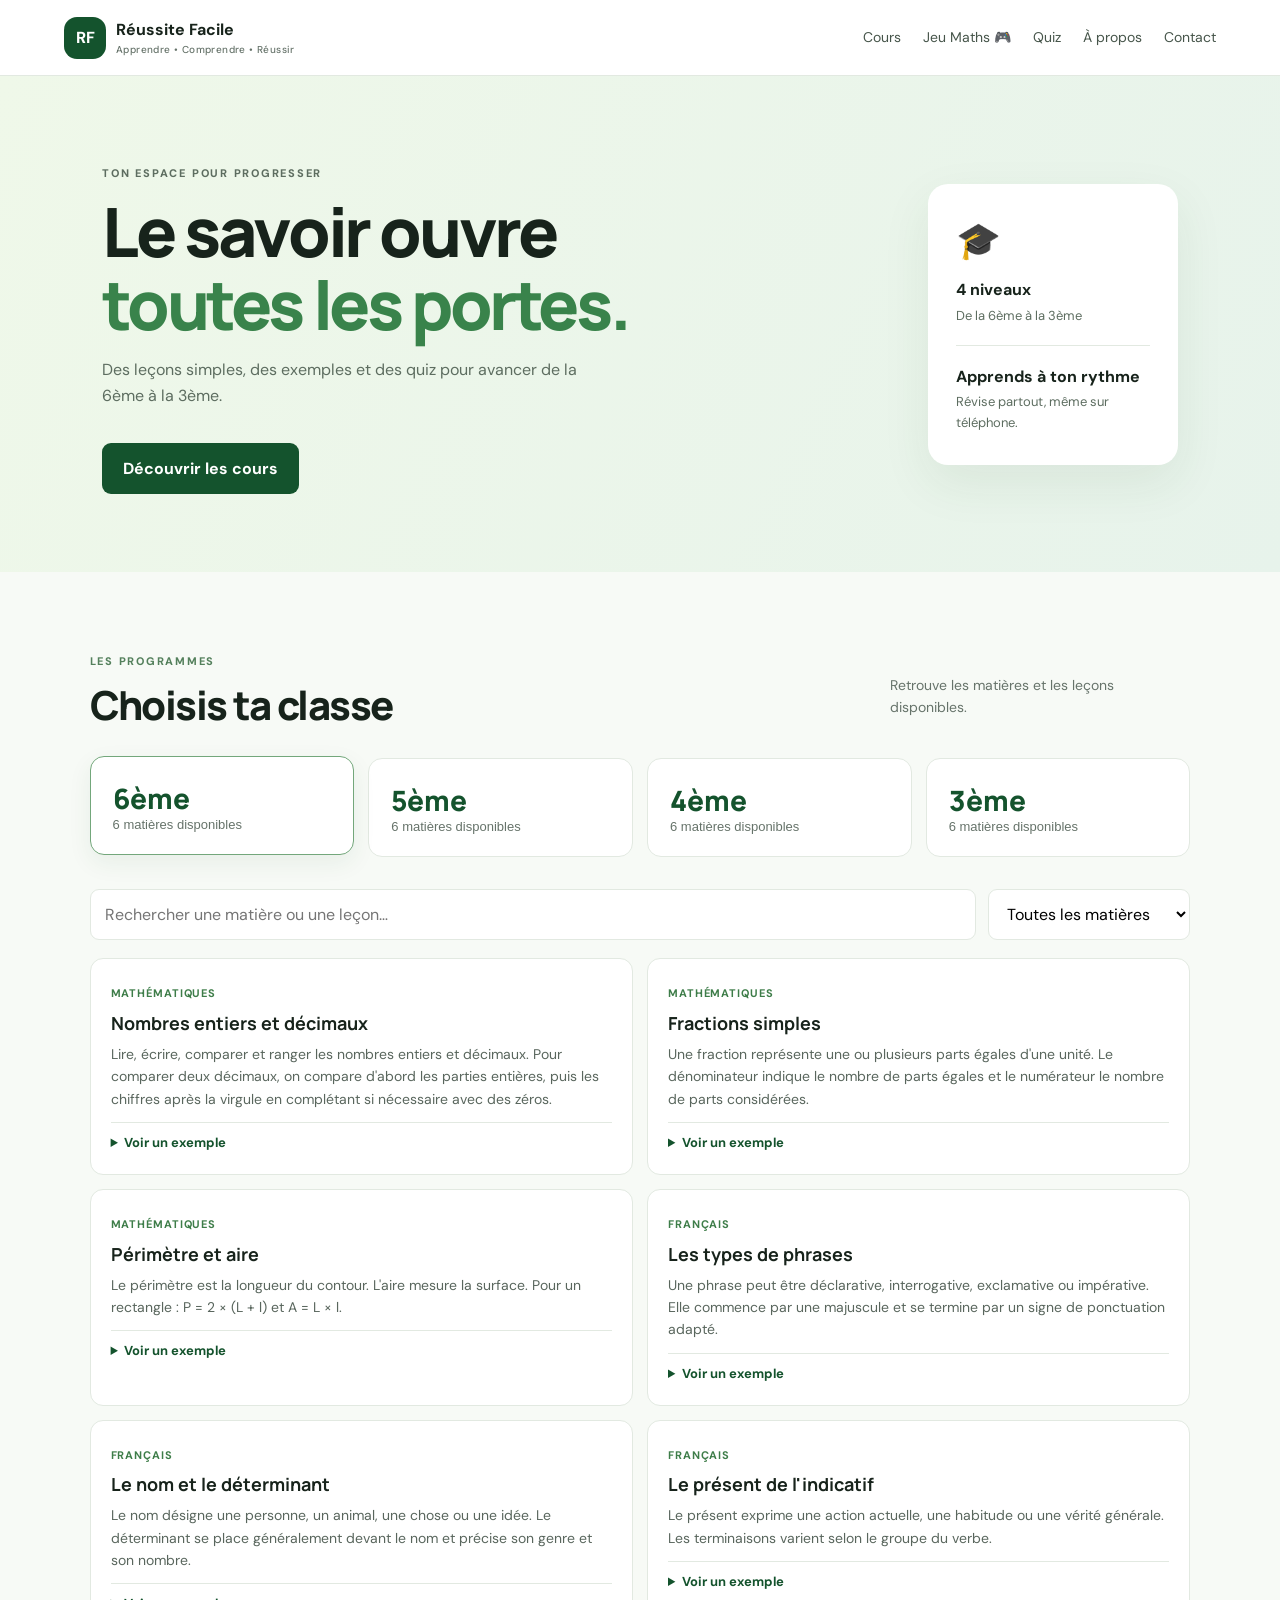
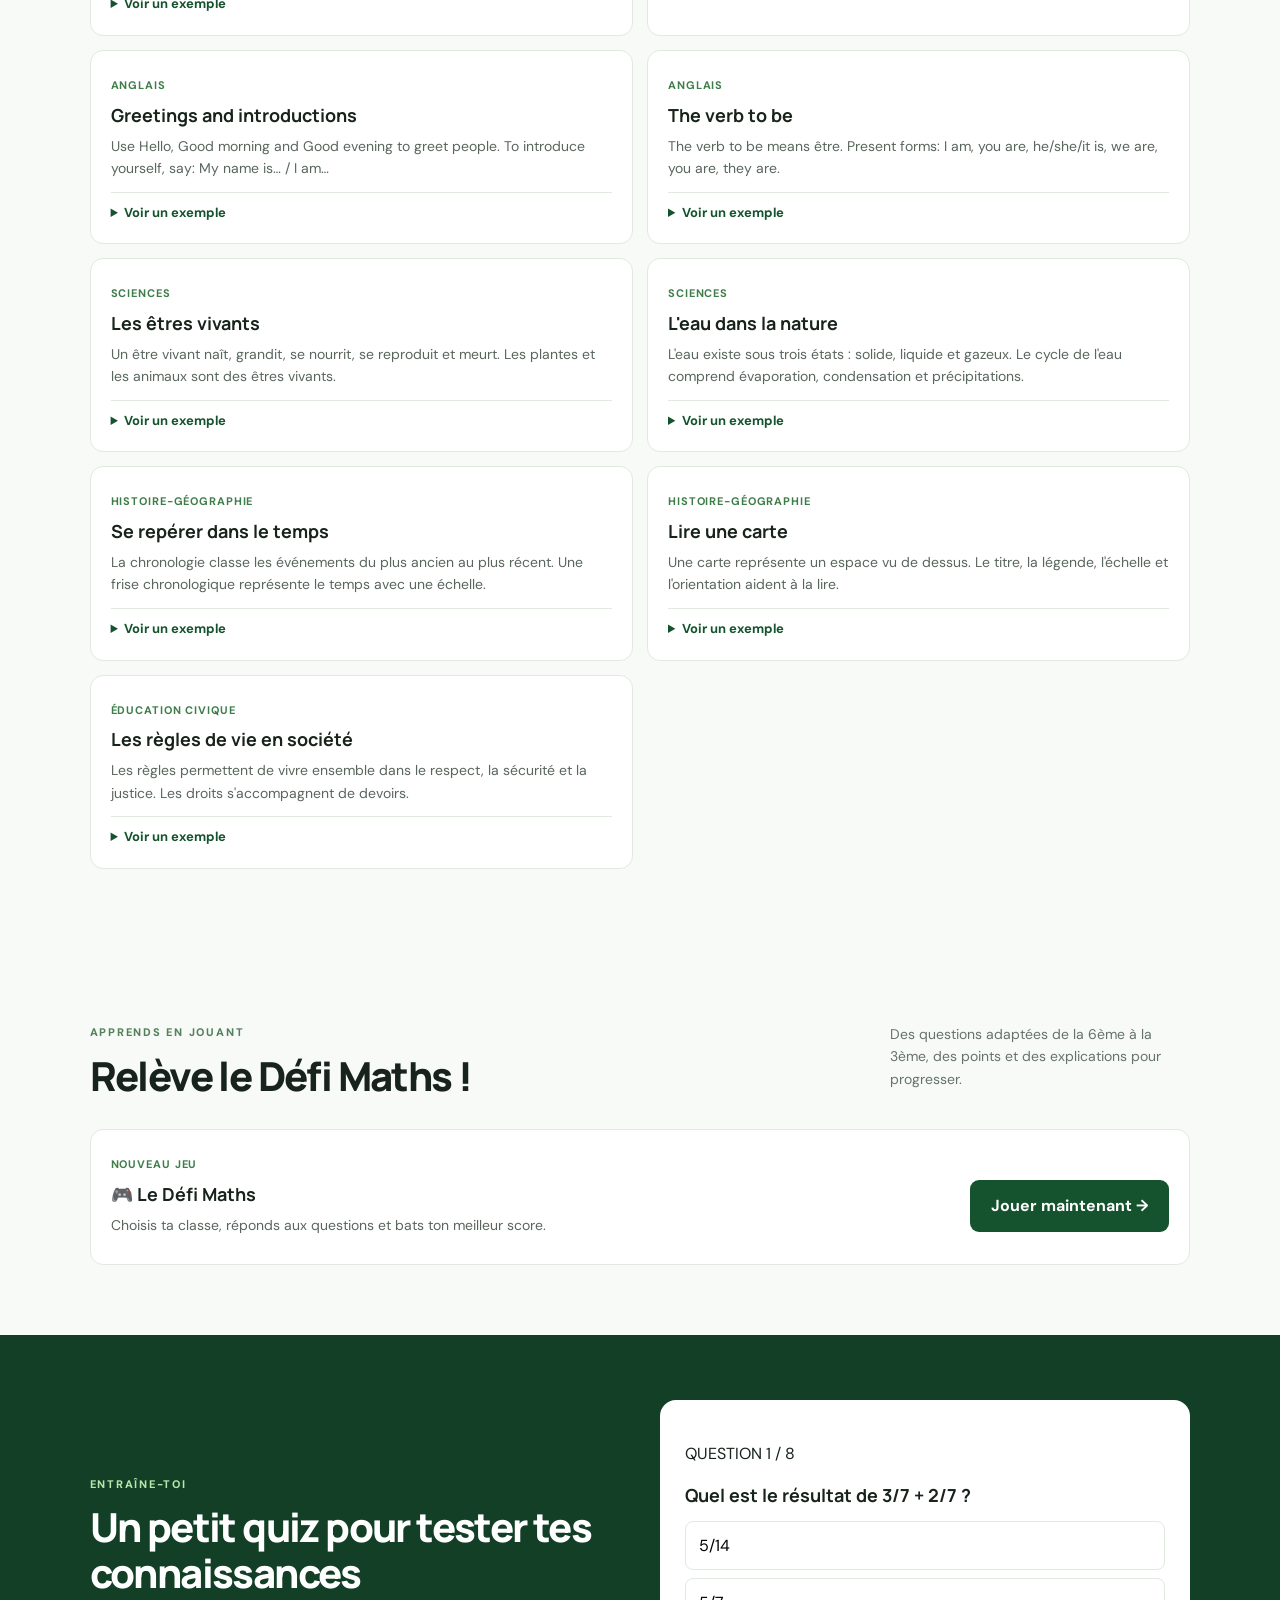
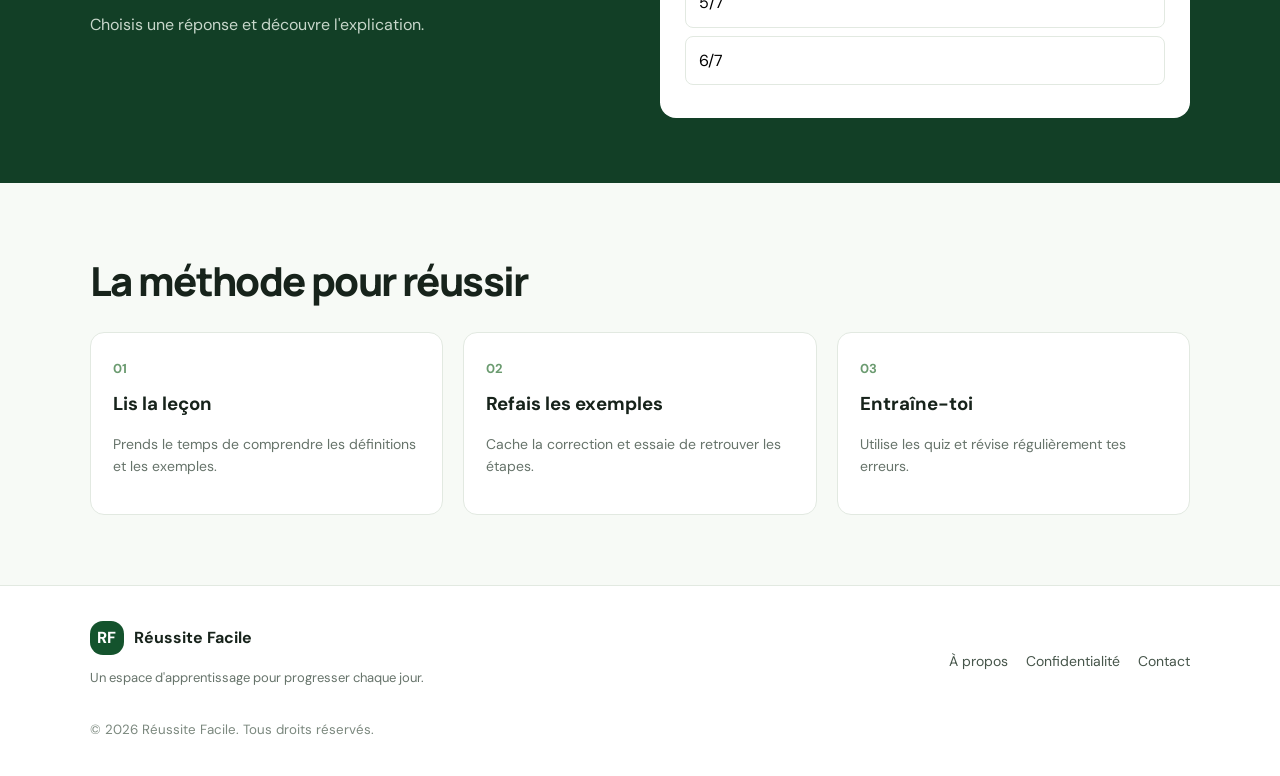
<file: index.html>
<!doctype html>
<html lang="fr">
<head>
<meta charset="utf-8"><meta name="viewport" content="width=device-width,initial-scale=1">
<meta name="description" content="Réussite Facile : cours, leçons, exercices et quiz pour les élèves de 6ème à 3ème en Côte d'Ivoire.">
<meta name="theme-color" content="#14532d">
<title>Réussite Facile — Apprendre et réussir</title><link rel="stylesheet" href="style.css">
</head><body>
<header class="site-header"><a class="brand" href="index.html"><span class="brand-mark">RF</span><span>Réussite <b>Facile</b><small>Apprendre • Comprendre • Réussir</small></span></a>
<nav><a href="#cours">Cours</a><a href="jeu-maths.html">Jeu Maths 🎮</a><a href="#quiz">Quiz</a><a href="a-propos.html">À propos</a><a href="contact.html">Contact</a></nav></header>
<main>
<section class="hero"><div><p class="eyebrow">TON ESPACE POUR PROGRESSER</p><h1>Le savoir ouvre<br><em>toutes les portes.</em></h1><p>Des leçons simples, des exemples et des quiz pour avancer de la 6ème à la 3ème.</p><a class="button" href="#cours">Découvrir les cours</a></div><div class="hero-card"><span>🎓</span><strong>4 niveaux</strong><p>De la 6ème à la 3ème</p><hr><strong>Apprends à ton rythme</strong><p>Révise partout, même sur téléphone.</p></div></section>
<section class="section" id="cours"><div class="section-heading"><div><p class="eyebrow">LES PROGRAMMES</p><h2>Choisis ta classe</h2></div><p>Retrouve les matières et les leçons disponibles.</p></div><div id="class-grid" class="class-grid"></div>
<div class="toolbar"><input id="search" type="search" placeholder="Rechercher une matière ou une leçon…" aria-label="Rechercher"><select id="subject-filter" aria-label="Filtrer par matière"><option value="">Toutes les matières</option></select></div>
<div id="lesson-list" class="lesson-list"></div></section>
<section class="section" id="jeu"><div class="section-heading"><div><p class="eyebrow">APPRENDS EN JOUANT</p><h2>Relève le Défi Maths !</h2></div><p>Des questions adaptées de la 6ème à la 3ème, des points et des explications pour progresser.</p></div><div class="lesson" style="display:flex;align-items:center;justify-content:space-between;gap:18px;flex-wrap:wrap"><div><span class="tag">NOUVEAU JEU</span><h3>🎮 Le Défi Maths</h3><p>Choisis ta classe, réponds aux questions et bats ton meilleur score.</p></div><a class="button" href="jeu-maths.html">Jouer maintenant →</a></div></section>
<section class="quiz-section" id="quiz"><div class="quiz-intro"><p class="eyebrow">ENTRAÎNE-TOI</p><h2>Un petit quiz pour tester tes connaissances</h2><p>Choisis une réponse et découvre l'explication.</p></div><div class="quiz-box" id="quiz-box"></div></section>
<section class="section tips"><h2>La méthode pour réussir</h2><div class="tips-grid"><article><b>01</b><h3>Lis la leçon</h3><p>Prends le temps de comprendre les définitions et les exemples.</p></article><article><b>02</b><h3>Refais les exemples</h3><p>Cache la correction et essaie de retrouver les étapes.</p></article><article><b>03</b><h3>Entraîne-toi</h3><p>Utilise les quiz et révise régulièrement tes erreurs.</p></article></div></section>
</main>
<footer><div><a class="brand footer-brand" href="index.html"><span class="brand-mark">RF</span><span>Réussite <b>Facile</b></span></a><p>Un espace d'apprentissage pour progresser chaque jour.</p></div><div class="footer-links"><a href="a-propos.html">À propos</a><a href="confidentialite.html">Confidentialité</a><a href="contact.html">Contact</a></div><small>© <span id="year"></span> Réussite Facile. Tous droits réservés.</small></footer>
<script src="data.js"></script><script src="script.js"></script></body></html>
</file>
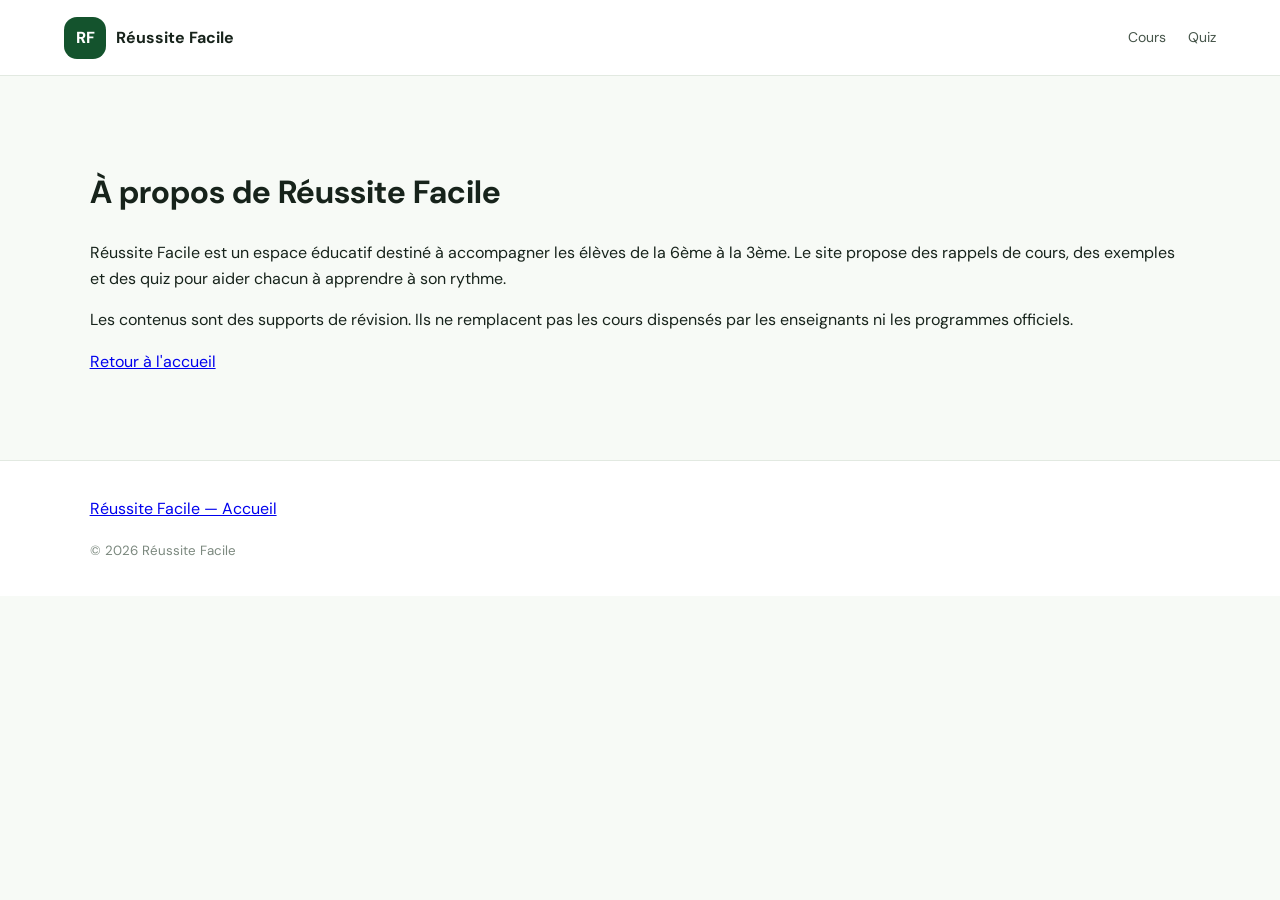
<file: a-propos.html>
<!doctype html><html lang="fr"><head><meta charset="utf-8"><meta name="viewport" content="width=device-width,initial-scale=1"><meta name="description" content="À propos — Réussite Facile"><title>À propos — Réussite Facile</title><link rel="stylesheet" href="style.css"></head><body><header class="site-header"><a class="brand" href="index.html"><span class="brand-mark">RF</span><span>Réussite <b>Facile</b></span></a><nav><a href="index.html#cours">Cours</a><a href="index.html#quiz">Quiz</a></nav></header><main class="section legal"><h1>À propos de Réussite Facile</h1><p>Réussite Facile est un espace éducatif destiné à accompagner les élèves de la 6ème à la 3ème. Le site propose des rappels de cours, des exemples et des quiz pour aider chacun à apprendre à son rythme.</p><p>Les contenus sont des supports de révision. Ils ne remplacent pas les cours dispensés par les enseignants ni les programmes officiels.</p><p><a href="index.html">Retour à l'accueil</a></p></main><footer><a href="index.html">Réussite Facile — Accueil</a><small>© 2026 Réussite Facile</small></footer></body></html>
</file>
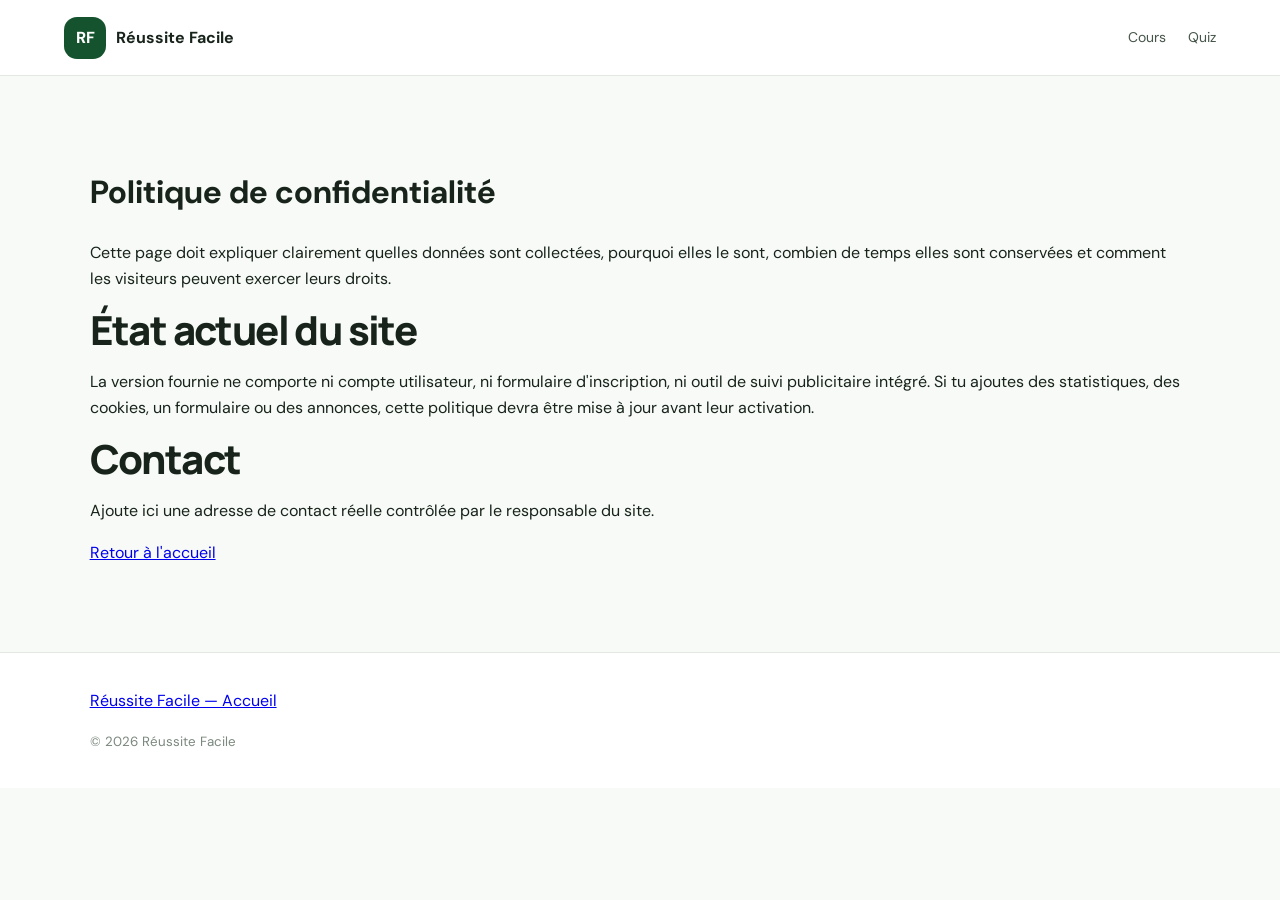
<file: confidentialite.html>
<!doctype html><html lang="fr"><head><meta charset="utf-8"><meta name="viewport" content="width=device-width,initial-scale=1"><meta name="description" content="Confidentialité — Réussite Facile"><title>Confidentialité — Réussite Facile</title><link rel="stylesheet" href="style.css"></head><body><header class="site-header"><a class="brand" href="index.html"><span class="brand-mark">RF</span><span>Réussite <b>Facile</b></span></a><nav><a href="index.html#cours">Cours</a><a href="index.html#quiz">Quiz</a></nav></header><main class="section legal"><h1>Politique de confidentialité</h1><p>Cette page doit expliquer clairement quelles données sont collectées, pourquoi elles le sont, combien de temps elles sont conservées et comment les visiteurs peuvent exercer leurs droits.</p><h2>État actuel du site</h2><p>La version fournie ne comporte ni compte utilisateur, ni formulaire d'inscription, ni outil de suivi publicitaire intégré. Si tu ajoutes des statistiques, des cookies, un formulaire ou des annonces, cette politique devra être mise à jour avant leur activation.</p><h2>Contact</h2><p>Ajoute ici une adresse de contact réelle contrôlée par le responsable du site.</p><p><a href="index.html">Retour à l'accueil</a></p></main><footer><a href="index.html">Réussite Facile — Accueil</a><small>© 2026 Réussite Facile</small></footer></body></html>
</file>
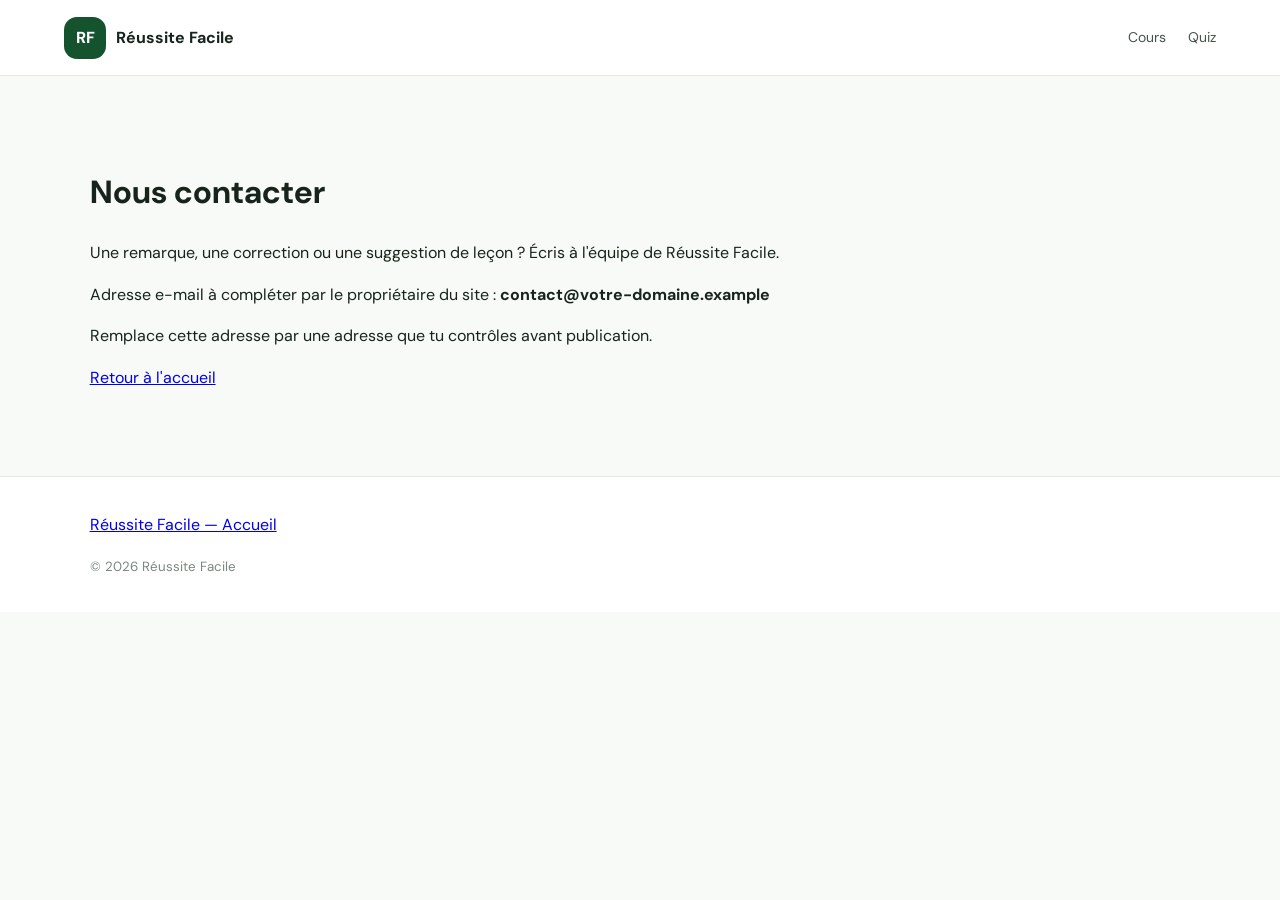
<file: contact.html>
<!doctype html><html lang="fr"><head><meta charset="utf-8"><meta name="viewport" content="width=device-width,initial-scale=1"><meta name="description" content="Contact — Réussite Facile"><title>Contact — Réussite Facile</title><link rel="stylesheet" href="style.css"></head><body><header class="site-header"><a class="brand" href="index.html"><span class="brand-mark">RF</span><span>Réussite <b>Facile</b></span></a><nav><a href="index.html#cours">Cours</a><a href="index.html#quiz">Quiz</a></nav></header><main class="section legal"><h1>Nous contacter</h1><p>Une remarque, une correction ou une suggestion de leçon ? Écris à l'équipe de Réussite Facile.</p><p>Adresse e-mail à compléter par le propriétaire du site : <strong>contact@votre-domaine.example</strong></p><p>Remplace cette adresse par une adresse que tu contrôles avant publication.</p><p><a href="index.html">Retour à l'accueil</a></p></main><footer><a href="index.html">Réussite Facile — Accueil</a><small>© 2026 Réussite Facile</small></footer></body></html>
</file>
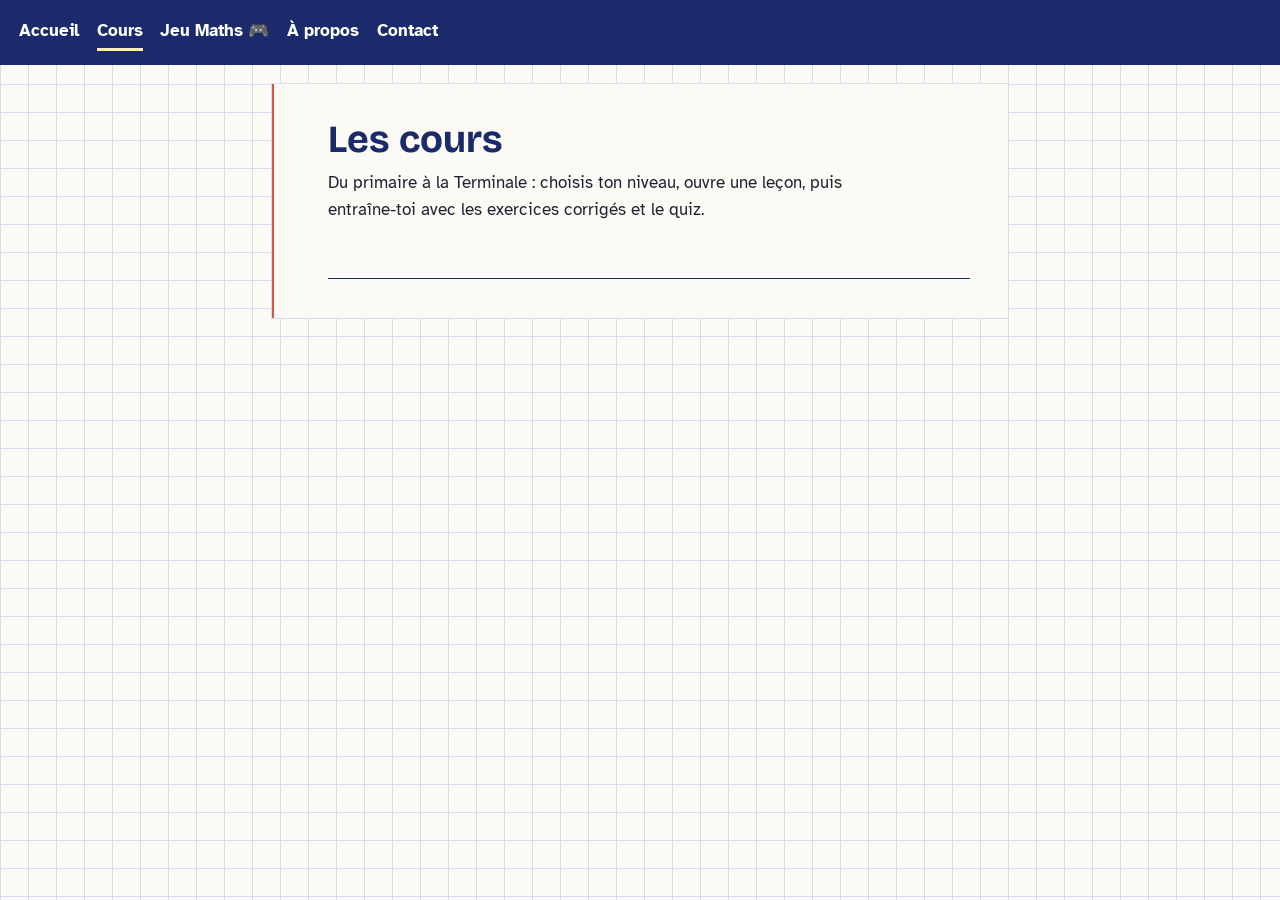
<file: cours.html>
<!DOCTYPE html>
<html lang="fr">
<head>
  <meta charset="UTF-8">
  <meta name="viewport" content="width=device-width, initial-scale=1">
  <title>Cours – réussite-facile</title>
  <meta name="description" content="Cours gratuits du primaire à la Terminale, avec exercices corrigés et quiz.">
  <link rel="preconnect" href="https://fonts.googleapis.com">
  <link rel="preconnect" href="https://fonts.gstatic.com" crossorigin>
  <link href="https://fonts.googleapis.com/css2?family=Atkinson+Hyperlegible:wght@400;700&family=Bricolage+Grotesque:wght@700&display=swap" rel="stylesheet">
  <link rel="stylesheet" href="cours.css">
</head>
<body>
  <nav class="nav" aria-label="Navigation principale">
    <a href="index.html">Accueil</a>
    <a href="cours.html" aria-current="page">Cours</a>
    <a href="jeu-maths.html">Jeu Maths 🎮</a>
    <a href="a-propos.html">À propos</a>
    <a href="contact.html">Contact</a>
  </nav>

  <main class="feuille">
    <h1>Les cours</h1>
    <p class="intro">Du primaire à la Terminale : choisis ton niveau, ouvre une leçon, puis entraîne-toi avec les exercices corrigés et le quiz.</p>

    <div class="filtres" id="niveaux" role="group" aria-label="Niveau"></div>
    <div class="filtres matieres" id="matieres" role="group" aria-label="Matière"></div>

    <ul class="liste" id="liste"></ul>
  </main>

  <script src="data.js"></script>
  <script src="data-plus.js"></script>
  <script>
    let niveau = "primaire";
    let matiere = "Toutes";

    const elNiveaux = document.getElementById("niveaux");
    const elMatieres = document.getElementById("matieres");
    const elListe = document.getElementById("liste");

    function bouton(texte, actif, onClick) {
      const b = document.createElement("button");
      b.type = "button";
      b.textContent = texte;
      b.setAttribute("aria-pressed", actif);
      b.addEventListener("click", onClick);
      return b;
    }

    function afficher() {
      elNiveaux.replaceChildren(...Object.entries(NIVEAUX).map(([cle, nom]) =>
        bouton(nom, cle === niveau, () => { niveau = cle; matiere = "Toutes"; afficher(); })
      ));

      const duNiveau = COURS.filter(c => c.niveau === niveau);
      const matieres = ["Toutes", ...new Set(duNiveau.map(c => c.matiere))];
      elMatieres.replaceChildren(...matieres.map(m =>
        bouton(m, m === matiere, () => { matiere = m; afficher(); })
      ));

      const visibles = duNiveau.filter(c => matiere === "Toutes" || c.matiere === matiere);
      if (!visibles.length) {
        elListe.innerHTML = '<li class="vide">Pas encore de cours ici. Reviens bientôt !</li>';
        return;
      }
      elListe.innerHTML = visibles.map(c => `
        <li>
          <a href="lecon.html?id=${encodeURIComponent(c.id)}">
            <span class="meta">${c.classe} · ${c.matiere}</span>
            <span class="titre">${c.titre}</span>
            <span class="resume">${c.resume}</span>
          </a>
        </li>`).join("");
    }
    afficher();
  </script>
</body>
</html>
</file>
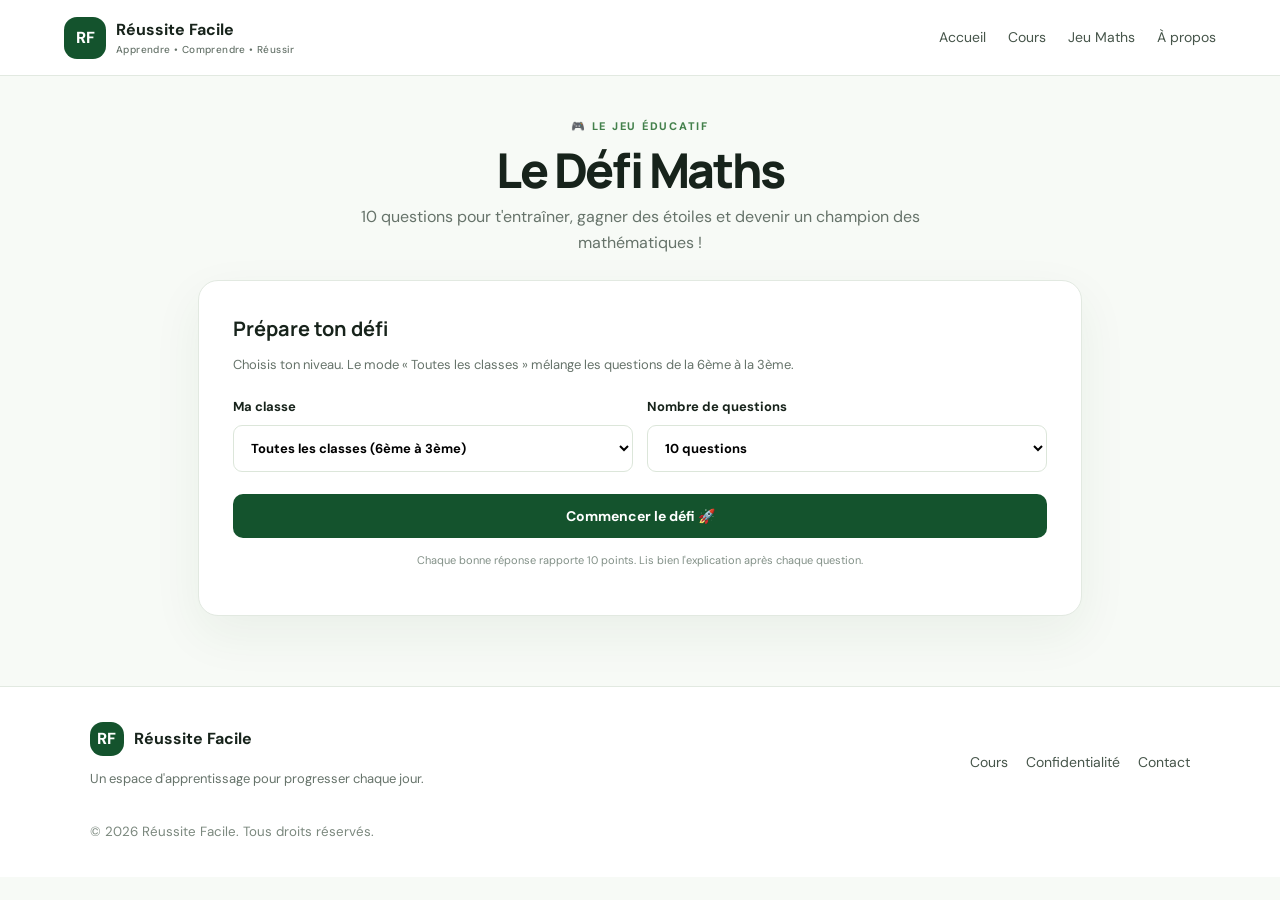
<file: jeu-maths.html>
<!doctype html>
<html lang="fr">
<head>
<meta charset="utf-8"><meta name="viewport" content="width=device-width,initial-scale=1">
<meta name="description" content="Joue au Défi Maths de Réussite Facile : calcul, fractions, géométrie et problèmes de la 6ème à la 3ème.">
<meta name="theme-color" content="#14532d">
<title>Défi Maths — Réussite Facile</title>
<link rel="stylesheet" href="style.css">
<style>
.game-wrap{max-width:920px;margin:42px auto 70px;padding:0 18px}.game-head{text-align:center;margin-bottom:24px}.game-head .eyebrow{color:#43804b}.game-head h1{font:800 clamp(32px,6vw,48px)/1.1 Manrope,sans-serif;letter-spacing:-.05em;margin:8px 0}.game-head p{color:#66736a;margin:8px auto;max-width:560px}.game-card{background:#fff;border:1px solid #e2e9e1;border-radius:20px;padding:clamp(18px,4vw,34px);box-shadow:0 18px 50px #234c2510}.setup-grid{display:grid;grid-template-columns:1fr 1fr;gap:14px;margin:22px 0}.setup-grid label{display:block;font-weight:700;font-size:13px}.setup-grid select{width:100%;margin-top:7px;padding:13px;border:1px solid #dce6da;border-radius:9px;background:#fff;font:inherit}.start-btn,.action-btn{border:0;border-radius:10px;padding:13px 20px;background:#14532d;color:#fff;font:700 14px 'DM Sans',sans-serif;cursor:pointer}.start-btn{width:100%}.start-btn:hover,.action-btn:hover{background:#26734a}.game-stats{display:flex;justify-content:space-between;gap:10px;flex-wrap:wrap;margin-bottom:18px}.stat{background:#eff6ed;border-radius:10px;padding:9px 13px;font-size:12px;color:#526157}.stat b{color:#14532d;font-size:15px;margin-left:5px}.progress{height:8px;border-radius:20px;background:#e9eee8;overflow:hidden;margin:8px 0 24px}.progress>span{height:100%;display:block;background:#5b9b5e;width:0;transition:width .25s}.question-label{font-size:11px;color:#54805c;font-weight:800;letter-spacing:.13em}.question{font:700 clamp(20px,4vw,27px)/1.35 Manrope;margin:10px 0 20px}.choices{display:grid;grid-template-columns:1fr 1fr;gap:11px}.choice{padding:14px;text-align:left;border:1px solid #dfe8dd;border-radius:11px;background:#fff;color:#17231b;font:600 14px 'DM Sans',sans-serif;cursor:pointer}.choice:hover:not(:disabled){border-color:#70a779;background:#f6fbf4}.choice:disabled{cursor:default}.choice.good{background:#e7f7e8;border-color:#54a365}.choice.bad{background:#fff0ed;border-color:#d88978}.feedback{padding:14px;border-radius:10px;background:#f1f7ef;margin-top:16px;font-size:13px;line-height:1.55}.feedback strong{display:block;margin-bottom:4px}.feedback.ok strong{color:#26734a}.feedback.no strong{color:#a34c3e}.game-actions{display:flex;justify-content:space-between;align-items:center;gap:12px;margin-top:18px}.quiet-btn{background:transparent;border:0;color:#607064;text-decoration:underline;cursor:pointer;font:600 12px 'DM Sans',sans-serif}.hidden{display:none!important}.result{text-align:center;padding:16px 4px}.result .medal{font-size:52px}.result h2{font:800 30px Manrope;margin:8px}.result p{color:#66736a}.result-score{font:800 46px Manrope;color:#26734a;margin:12px}.review{margin-top:20px;text-align:left;background:#f5f8f3;padding:16px;border-radius:12px}.review h3{font:700 15px Manrope}.review li{font-size:12px;margin:7px 0;color:#59665d}.game-note{text-align:center;font-size:11px;color:#829087;margin-top:14px}
@media(max-width:600px){.setup-grid,.choices{grid-template-columns:1fr}.game-wrap{margin-top:25px}.game-actions{align-items:stretch;flex-direction:column-reverse}.game-actions button{width:100%}}
</style>
</head>
<body>
<header class="site-header">
<a class="brand" href="index.html"><span class="brand-mark">RF</span><span>Réussite <b>Facile</b><small>Apprendre • Comprendre • Réussir</small></span></a>
<nav><a href="index.html">Accueil</a><a href="cours.html">Cours</a><a href="jeu-maths.html" aria-current="page">Jeu Maths</a><a href="a-propos.html">À propos</a></nav>
</header>
<main class="game-wrap">
<div class="game-head"><p class="eyebrow">🎮 LE JEU ÉDUCATIF</p><h1>Le Défi Maths</h1><p>10 questions pour t'entraîner, gagner des étoiles et devenir un champion des mathématiques !</p></div>
<section class="game-card" id="setup">
<h2 style="font:700 20px Manrope;margin:0">Prépare ton défi</h2>
<p style="color:#66736a;font-size:13px">Choisis ton niveau. Le mode « Toutes les classes » mélange les questions de la 6ème à la 3ème.</p>
<div class="setup-grid">
<label for="level">Ma classe
<select id="level"><option value="all">Toutes les classes (6ème à 3ème)</option><option value="6e">6ème</option><option value="5e">5ème</option><option value="4e">4ème</option><option value="3e">3ème</option></select></label>
<label for="difficulty">Nombre de questions
<select id="count"><option value="10">10 questions</option><option value="5">5 questions (rapide)</option><option value="15">15 questions (expert)</option></select></label>
</div>
<button class="start-btn" id="start">Commencer le défi 🚀</button>
<p class="game-note">Chaque bonne réponse rapporte 10 points. Lis bien l'explication après chaque question.</p>
</section>
<section class="game-card hidden" id="play" aria-live="polite">
<div class="game-stats"><div class="stat">Question <b id="counter">1/10</b></div><div class="stat">Score <b id="score">0</b> ⭐</div><div class="stat">Série <b id="streak">0</b> 🔥</div></div>
<div class="progress"><span id="bar"></span></div>
<div class="question-label" id="topic">MATHÉMATIQUES · 6ÈME</div>
<h2 class="question" id="question"></h2>
<div class="choices" id="choices"></div>
<div class="feedback hidden" id="feedback"></div>
<div class="game-actions"><button class="quiet-btn" id="quit">Quitter le jeu</button><button class="action-btn hidden" id="next">Question suivante →</button></div>
</section>
<section class="game-card hidden" id="result" aria-live="polite">
<div class="result"><div class="medal" id="medal">🏆</div><h2 id="result-title">Bravo !</h2><p>Voici le résultat de ton défi.</p><div class="result-score" id="final-score">0/100</div><p id="result-message"></p><button class="start-btn" id="again">Rejouer 🔁</button></div>
<div class="review"><h3>À retenir</h3><ul id="review-list"></ul></div>
</section>
</main>
<footer><div><a class="brand footer-brand" href="index.html"><span class="brand-mark">RF</span><span>Réussite <b>Facile</b></span></a><p>Un espace d'apprentissage pour progresser chaque jour.</p></div><div class="footer-links"><a href="cours.html">Cours</a><a href="confidentialite.html">Confidentialité</a><a href="contact.html">Contact</a></div><small>© <span id="year"></span> Réussite Facile. Tous droits réservés.</small></footer>
<script>
const BANK = [
{l:"6e",t:"Nombres décimaux",q:"Quel nombre est le plus grand ?",c:["4,08","4,8","4,18","4,008"],a:1,e:"4,8 = 4,80. Or 4,80 est plus grand que 4,18, 4,08 et 4,008."},
{l:"6e",t:"Fractions",q:"Quelle fraction représente la moitié ?",c:["1/3","2/3","1/2","3/4"],a:2,e:"Une moitié correspond à une part sur deux : 1/2."},
{l:"6e",t:"Calcul",q:"Combien font 36 ÷ 4 ?",c:["8","9","7","12"],a:1,e:"4 × 9 = 36, donc 36 ÷ 4 = 9."},
{l:"6e",t:"Géométrie",q:"Combien mesure la somme des angles d'un triangle ?",c:["90°","180°","270°","360°"],a:1,e:"La somme des trois angles d'un triangle est égale à 180°."},
{l:"6e",t:"Périmètre",q:"Un carré a un côté de 5 cm. Quel est son périmètre ?",c:["10 cm","15 cm","20 cm","25 cm"],a:2,e:"Périmètre du carré = 4 × côté = 4 × 5 = 20 cm."},
{l:"6e",t:"Priorités opératoires",q:"Calcule : 8 + 3 × 2.",c:["22","14","16","11"],a:1,e:"On effectue la multiplication avant l'addition : 3 × 2 = 6, puis 8 + 6 = 14."},
{l:"5e",t:"Nombres relatifs",q:"Quel est le résultat de −3 + 7 ?",c:["−10","−4","4","10"],a:2,e:"À partir de −3, avancer de 7 unités donne 4."},
{l:"5e",t:"Fractions",q:"Combien font 1/4 + 2/4 ?",c:["3/8","3/4","2/4","1/2"],a:1,e:"Les dénominateurs sont identiques : on additionne les numérateurs. 1/4 + 2/4 = 3/4."},
{l:"5e",t:"Proportionnalité",q:"3 cahiers coûtent 900 F. Combien coûtent 1 cahier au même prix ?",c:["100 F","200 F","300 F","600 F"],a:2,e:"900 ÷ 3 = 300 F par cahier."},
{l:"5e",t:"Calcul littéral",q:"Si x = 4, combien vaut 2x + 3 ?",c:["11","14","9","24"],a:0,e:"On remplace x par 4 : 2 × 4 + 3 = 8 + 3 = 11."},
{l:"5e",t:"Géométrie",q:"Quelle est la formule de l'aire d'un rectangle ?",c:["L + l","2 × (L + l)","L × l","4 × L"],a:2,e:"L'aire d'un rectangle se calcule en multipliant sa longueur par sa largeur."},
{l:"5e",t:"Pourcentages",q:"10 % de 500 vaut…",c:["5","50","100","10"],a:1,e:"10 % = 10/100. Donc 500 × 0,10 = 50."},
{l:"4e",t:"Puissances",q:"Combien vaut 2³ ?",c:["6","8","9","16"],a:1,e:"2³ = 2 × 2 × 2 = 8."},
{l:"4e",t:"Équations",q:"Résous : x + 5 = 12.",c:["5","6","7","17"],a:2,e:"On soustrait 5 des deux côtés : x = 12 − 5 = 7."},
{l:"4e",t:"Pythagore",q:"Dans un triangle rectangle, les côtés de l'angle droit mesurent 3 cm et 4 cm. L'hypoténuse mesure…",c:["5 cm","6 cm","7 cm","12 cm"],a:0,e:"D'après Pythagore : c² = 3² + 4² = 9 + 16 = 25, donc c = 5 cm."},
{l:"4e",t:"Nombres relatifs",q:"Quel est le produit de (−4) × (−3) ?",c:["−12","12","−7","7"],a:1,e:"Le produit de deux nombres négatifs est positif : 4 × 3 = 12."},
{l:"4e",t:"Statistiques",q:"Quelle est la moyenne de 8, 10 et 12 ?",c:["9","10","11","30"],a:1,e:"Moyenne = (8 + 10 + 12) ÷ 3 = 30 ÷ 3 = 10."},
{l:"4e",t:"Développement",q:"Développe 3(x + 2).",c:["3x + 2","x + 6","3x + 6","5x"],a:2,e:"On distribue 3 : 3 × x + 3 × 2 = 3x + 6."},
{l:"3e",t:"Identités remarquables",q:"Quelle expression est égale à (a + b)² ?",c:["a² + b²","a² + 2ab + b²","a² − 2ab + b²","2a + 2b"],a:1,e:"Identité remarquable : (a + b)² = a² + 2ab + b²."},
{l:"3e",t:"Fonctions",q:"Pour f(x) = 2x − 1, combien vaut f(3) ?",c:["5","6","7","4"],a:0,e:"On remplace x par 3 : f(3) = 2 × 3 − 1 = 5."},
{l:"3e",t:"Théorème de Thalès",q:"Dans une configuration de Thalès, les droites parallèles permettent d'obtenir des…",c:["sommes égales","rapports égaux","angles droits","aires nulles"],a:1,e:"Le théorème de Thalès établit l'égalité de rapports de longueurs correspondantes."},
{l:"3e",t:"Probabilités",q:"On lance un dé équilibré à 6 faces. Quelle est la probabilité d'obtenir 6 ?",c:["1/2","1/3","1/6","6/6"],a:2,e:"Il y a une issue favorable sur six issues équiprobables : 1/6."},
{l:"3e",t:"Équations",q:"Résous : 3x = 21.",c:["6","7","8","18"],a:1,e:"On divise les deux membres par 3 : x = 21 ÷ 3 = 7."},
{l:"3e",t:"Trigonométrie",q:"Dans un triangle rectangle, sin(angle) est égal à…",c:["adjacent / hypoténuse","opposé / hypoténuse","opposé / adjacent","hypoténuse / opposé"],a:1,e:"Le sinus d'un angle aigu est le rapport côté opposé / hypoténuse."}
];
const $=id=>document.getElementById(id);
let questions=[],pos=0,score=0,streak=0,locked=false,review=[];
const labels={"6e":"6ème","5e":"5ème","4e":"4ème","3e":"3ème"};
function shuffle(a){return [...a].sort(()=>Math.random()-.5)}
function show(id){["setup","play","result"].forEach(x=>$(x).classList.toggle("hidden",x!==id))}
function startGame(){let level=$("level").value,n=Number($("count").value);let pool=BANK.filter(x=>level==="all"||x.l===level);questions=shuffle(pool).slice(0,Math.min(n,pool.length));pos=0;score=0;streak=0;review=[];show("play");render()}
function render(){locked=false;let q=questions[pos];$("counter").textContent=(pos+1)+"/"+questions.length;$("score").textContent=score;$("streak").textContent=streak;$("bar").style.width=(pos/questions.length*100)+"%";$("topic").textContent="MATHÉMATIQUES · "+labels[q.l].toUpperCase()+" · "+q.t.toUpperCase();$("question").textContent=q.q;$("choices").replaceChildren();$("feedback").classList.add("hidden");$("next").classList.add("hidden");q.c.forEach((choice,i)=>{let b=document.createElement("button");b.className="choice";b.textContent=String.fromCharCode(65+i)+". "+choice;b.addEventListener("click",()=>answer(i));$("choices").appendChild(b)})}
function answer(i){if(locked)return;locked=true;let q=questions[pos],buttons=[...$("choices").children],correct=i===q.a;buttons.forEach((b,j)=>{b.disabled=true;if(j===q.a)b.classList.add("good");else if(j===i)b.classList.add("bad")});if(correct){score+=10;streak++}else{streak=0} $("score").textContent=score;$("streak").textContent=streak;let f=$("feedback");f.className="feedback "+(correct?"ok":"no");f.innerHTML="<strong>"+(correct?"🎉 Bonne réponse ! +10 points":"💡 Pas encore ! La bonne réponse était "+q.c[q.a])+"</strong>"+q.e;f.classList.remove("hidden");review.push({q:q.q,ok:correct,ex:q.e});$("next").textContent=pos===questions.length-1?"Voir mon résultat 🏆":"Question suivante →";$("next").classList.remove("hidden")}
function finish(){show("result");$("bar").style.width="100%";let max=questions.length*10,pct=Math.round(score/max*100);$("final-score").textContent=score+" / "+max;$("medal").textContent=pct===100?"🏆":pct>=70?"🥇":pct>=40?"🥈":"🌱";$("result-title").textContent=pct===100?"Score parfait !":pct>=70?"Excellent travail !":pct>=40?"Bon effort !":"Continue à t'entraîner !";$("result-message").textContent=pct>=70?"Tu maîtrises bien ces notions. Continue comme ça !":"Relis les explications et recommence pour progresser. Chaque essai te fait avancer.";let ul=$("review-list");ul.replaceChildren();review.filter(x=>!x.ok).forEach(x=>{let li=document.createElement("li");li.textContent=x.q+" — "+x.ex;ul.appendChild(li)});if(!ul.children.length){let li=document.createElement("li");li.textContent="Toutes les réponses sont justes. Félicitations !";ul.appendChild(li)}}
$("start").addEventListener("click",startGame);$("again").addEventListener("click",()=>show("setup"));$("next").addEventListener("click",()=>{if(pos<questions.length-1){pos++;render()}else finish()});$("quit").addEventListener("click",()=>show("setup"));$("year").textContent=new Date().getFullYear();
</script>
</body></html>
</file>
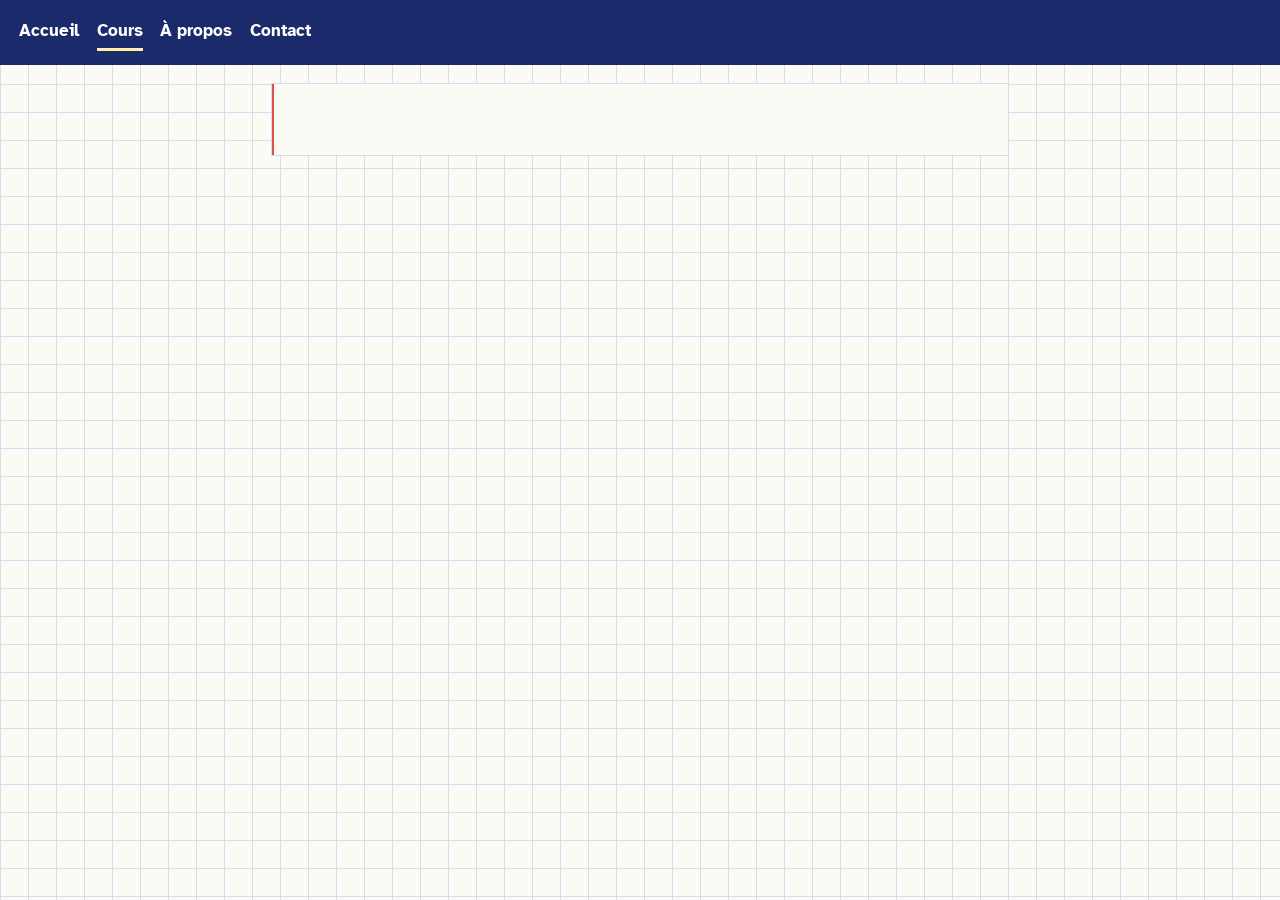
<file: lecon.html>
<!DOCTYPE html>
<html lang="fr">
<head>
  <meta charset="UTF-8">
  <meta name="viewport" content="width=device-width, initial-scale=1">
  <title>Leçon – réussite-facile</title>
  <link rel="preconnect" href="https://fonts.googleapis.com">
  <link rel="preconnect" href="https://fonts.gstatic.com" crossorigin>
  <link href="https://fonts.googleapis.com/css2?family=Atkinson+Hyperlegible:wght@400;700&family=Bricolage+Grotesque:wght@700&display=swap" rel="stylesheet">
  <link rel="stylesheet" href="cours.css">
</head>
<body>
  <nav class="nav" aria-label="Navigation principale">
    <a href="index.html">Accueil</a>
    <a href="cours.html" aria-current="page">Cours</a>
    <a href="a-propos.html">À propos</a>
    <a href="contact.html">Contact</a>
  </nav>

  <main class="feuille" id="page"></main>

  <script src="data.js"></script>
  <script src="data-plus.js"></script>
  <script>
    const page = document.getElementById("page");
    const id = new URLSearchParams(location.search).get("id");
    const c = COURS.find(x => x.id === id);

    if (!c) {
      page.innerHTML = '<h1>Cours introuvable</h1><p>Ce cours n\'existe pas ou a changé d\'adresse. <a href="cours.html">Voir tous les cours</a></p>';
    } else {
      document.title = c.titre + " – réussite-facile";

      const lecon = c.lecon.map(s => `<section><h2>${s.titre}</h2>${s.html}</section>`).join("");

      const retenir = `<aside class="retenir"><h2>À retenir</h2><ul>${c.retenir.map(r => `<li>${r}</li>`).join("")}</ul></aside>`;

      const exos = `<section><h2>Exercices</h2><ol class="exos">${c.exercices.map(e => `
        <li>${e.enonce}
          <details><summary>Voir la correction</summary><div class="correction">${e.correction}</div></details>
        </li>`).join("")}</ol></section>`;

      const quiz = `<section><h2>Quiz</h2><div id="quiz">${c.quiz.map((q, i) => `
        <fieldset class="question" data-i="${i}">
          <legend>${i + 1}. ${q.q}</legend>
          <div class="choix">${q.choix.map((ch, j) => `<button type="button" data-j="${j}">${ch}</button>`).join("")}</div>
          <p class="explication" hidden></p>
        </fieldset>`).join("")}</div>
        <p class="score" id="score" aria-live="polite"></p></section>`;

      page.innerHTML = `
        <p class="fil"><a href="cours.html">← Tous les cours</a></p>
        <p><span class="etiquette">${c.classe}</span><span class="etiquette">${c.matiere}</span></p>
        <h1>${c.titre}</h1>
        <p class="intro">${c.resume}</p>
        ${lecon}${retenir}${exos}${quiz}
        <p><a href="cours.html">← Retour aux cours</a></p>`;

      /* ---- logique du quiz ---- */
      let reponses = 0, bonnes = 0;
      document.getElementById("quiz").addEventListener("click", e => {
        const btn = e.target.closest("button[data-j]");
        if (!btn) return;
        const champ = btn.closest(".question");
        const q = c.quiz[+champ.dataset.i];
        const choisi = +btn.dataset.j;
        const boutons = champ.querySelectorAll("button");

        boutons.forEach((b, j) => {
          b.disabled = true;
          if (j === q.bonne) b.classList.add("juste");
        });
        if (choisi !== q.bonne) btn.classList.add("faux");

        const expl = champ.querySelector(".explication");
        expl.hidden = false;
        expl.textContent = (choisi === q.bonne ? "Bravo ! " : "Pas tout à fait. ") + q.explication;

        reponses++;
        if (choisi === q.bonne) bonnes++;
        if (reponses === c.quiz.length) {
          document.getElementById("score").textContent = `Ton score : ${bonnes} / ${c.quiz.length}`;
        }
      });
    }
  </script>
</body>
</html>
</file>
<file: style.css>
@import url('https://fonts.googleapis.com/css2?family=DM+Sans:wght@400;500;600;700&family=Manrope:wght@400;600;700;800&display=swap');
:root{--green:#14532d;--lime:#d9f99d;--ink:#17231b;--muted:#66736a;--paper:#f7faf6;--line:#e2e9e1}*{box-sizing:border-box}html{scroll-behavior:smooth}body{margin:0;background:var(--paper);color:var(--ink);font-family:'DM Sans',sans-serif;line-height:1.6}.site-header{height:auto;min-height:76px;padding:14px max(5vw,20px);display:flex;align-items:center;justify-content:space-between;gap:20px;background:#fff;border-bottom:1px solid var(--line);position:sticky;top:0;z-index:5}.brand{display:flex;gap:10px;align-items:center;color:var(--ink);text-decoration:none;font-weight:700}.brand small{display:block;color:var(--muted);font-size:10px;font-weight:500;letter-spacing:.04em}.brand-mark{display:grid;place-items:center;width:42px;height:42px;border-radius:13px;background:var(--green);color:white;font-weight:800}.site-header nav{display:flex;gap:22px;flex-wrap:wrap}.site-header nav a,.footer-links a{color:#46554a;text-decoration:none;font-size:14px}.site-header nav a:hover,.footer-links a:hover{color:var(--green)}.hero{padding:78px max(8vw,24px);background:linear-gradient(115deg,#eff8e9,#e7f3eb);display:flex;align-items:center;justify-content:space-between;gap:45px;min-height:430px}.hero>div:first-child{max-width:620px}.eyebrow{font-size:11px;font-weight:800;letter-spacing:.16em;color:#54805c}.hero h1{font:800 clamp(42px,6vw,68px)/1.08 Manrope,sans-serif;letter-spacing:-.05em;margin:12px 0}.hero h1 em{color:#39834b;font-style:normal}.hero p{color:#5d6d60;max-width:500px}.button{display:inline-block;margin-top:18px;padding:13px 21px;border-radius:9px;background:var(--green);color:#fff;text-decoration:none;font-weight:700}.hero-card{background:#fff;padding:28px;border-radius:20px;box-shadow:0 18px 50px #234c2514;width:250px;flex-shrink:0}.hero-card span{font-size:36px}.hero-card strong{display:block;margin-top:8px}.hero-card p{font-size:13px;margin:3px 0}.hero-card hr{border:0;border-top:1px solid var(--line);margin:18px 0}.section{padding:70px max(7vw,22px)}.section-heading{display:flex;align-items:end;justify-content:space-between;gap:20px;margin-bottom:25px}.section h2,.quiz-section h2{font:800 clamp(28px,4vw,40px)/1.15 Manrope,sans-serif;letter-spacing:-.04em;margin:5px 0}.section-heading>p{color:var(--muted);max-width:300px;font-size:14px}.class-grid{display:grid;grid-template-columns:repeat(4,1fr);gap:14px}.class-card{border:1px solid var(--line);background:#fff;padding:22px;border-radius:14px;text-align:left;cursor:pointer;transition:.2s;color:var(--ink)}.class-card:hover,.class-card.active{border-color:#73a77b;box-shadow:0 8px 24px #1c5c2812;transform:translateY(-2px)}.class-card b{font:800 28px Manrope;color:var(--green);display:block}.class-card span{font-size:13px;color:var(--muted)}.toolbar{display:flex;gap:12px;margin:32px 0 18px}.toolbar input,.toolbar select{padding:12px 14px;border:1px solid var(--line);border-radius:9px;background:#fff;font:inherit}.toolbar input{flex:1}.lesson-list{display:grid;grid-template-columns:repeat(2,1fr);gap:14px}.lesson{background:#fff;border:1px solid var(--line);border-radius:13px;padding:20px}.lesson .tag{font-size:11px;color:#3e7d49;font-weight:700;text-transform:uppercase;letter-spacing:.08em}.lesson h3{font:700 18px Manrope;margin:6px 0}.lesson p{font-size:14px;color:#59665d;margin:8px 0}.lesson details{margin-top:12px;border-top:1px solid var(--line);padding-top:10px}.lesson summary{font-size:13px;font-weight:700;color:var(--green);cursor:pointer}.lesson .example{background:#f1f7ef;padding:12px;border-radius:8px;margin-top:10px;font-size:13px}.quiz-section{padding:65px max(7vw,22px);background:#123f26;color:#fff;display:grid;grid-template-columns:1fr 1fr;gap:40px;align-items:center}.quiz-section .eyebrow{color:#b7e7a9}.quiz-intro p:last-child{color:#c8d7cb}.quiz-box{background:#fff;color:var(--ink);border-radius:16px;padding:25px}.quiz-box h3{margin:0 0 14px;font:700 18px Manrope}.answer{display:block;width:100%;text-align:left;padding:11px 13px;margin:8px 0;border:1px solid var(--line);background:#fff;border-radius:8px;cursor:pointer;font:inherit}.answer:hover{border-color:#70a779}.answer.correct{background:#e7f7e8;border-color:#54a365}.answer.wrong{background:#fff0ed;border-color:#d88978}.feedback{font-size:13px;margin-top:12px;color:#536257}.next{border:0;background:var(--green);color:#fff;padding:10px 16px;border-radius:8px;margin-top:12px;cursor:pointer}.tips-grid{display:grid;grid-template-columns:repeat(3,1fr);gap:20px;margin-top:28px}.tips-grid article{background:#fff;border:1px solid var(--line);border-radius:14px;padding:22px}.tips-grid article>b{color:#6b9b70;font-size:13px}.tips-grid h3{margin:8px 0}.tips-grid p{font-size:14px;color:var(--muted)}footer{padding:35px max(7vw,22px);background:#fff;border-top:1px solid var(--line);display:grid;grid-template-columns:1fr auto;gap:18px}footer p{font-size:13px;color:var(--muted)}footer small{grid-column:1/-1;color:#7b887e}.footer-links{display:flex;gap:18px;align-items:center;flex-wrap:wrap}.footer-brand .brand-mark{width:34px;height:34px}
@media(max-width:760px){.site-header{align-items:flex-start;flex-direction:column}.site-header nav{gap:14px}.hero{padding-top:55px;padding-bottom:55px;flex-direction:column;align-items:flex-start}.hero-card{width:100%}.class-grid{grid-template-columns:repeat(2,1fr)}.lesson-list{grid-template-columns:1fr}.section-heading{display:block}.toolbar{flex-direction:column}.quiz-section{grid-template-columns:1fr;gap:20px}.tips-grid{grid-template-columns:1fr}footer{grid-template-columns:1fr}.footer-links{grid-row:2}footer small{grid-column:1}}
</file>
<file: cours.css>
:root {
  --papier: #fbfaf4;
  --encre: #1b2a6b;
  --texte: #1f2333;
  --ligne: #d3dcf0;
  --marge: #d9534a;
  --surligneur: #fff1a8;
  --ok: #1f7a4d;
  --ko: #b3261e;
  box-sizing: border-box;
}
*, *::before, *::after { box-sizing: inherit; }

body {
  margin: 0;
  font-family: "Atkinson Hyperlegible", "Segoe UI", system-ui, sans-serif;
  font-size: 1.05rem;
  line-height: 1.6;
  color: var(--texte);
  background-color: var(--papier);
  /* papier quadrillé type cahier */
  background-image:
    linear-gradient(var(--ligne) 1px, transparent 1px),
    linear-gradient(90deg, var(--ligne) 1px, transparent 1px);
  background-size: 28px 28px;
}

h1, h2, h3 {
  font-family: "Bricolage Grotesque", "Trebuchet MS", system-ui, sans-serif;
  color: var(--encre);
  line-height: 1.2;
}
h1 { font-size: 2rem; margin: 0 0 .5rem; }
h2 { font-size: 1.35rem; margin: 2rem 0 .6rem; }

a { color: var(--encre); }
:focus-visible { outline: 3px solid var(--encre); outline-offset: 2px; }

/* ---------- navigation ---------- */
.nav {
  display: flex; flex-wrap: wrap; gap: .25rem 1.1rem;
  padding: .9rem 1.2rem;
  background: var(--encre);
}
.nav a { color: #fff; text-decoration: none; font-weight: 700; padding: .2rem 0; }
.nav a[aria-current="page"] { border-bottom: 3px solid var(--surligneur); }

/* ---------- page = feuille avec marge rouge ---------- */
.feuille {
  max-width: 46rem;
  margin: 1.2rem auto 3rem;
  padding: 1.5rem 1.2rem 2rem 2.6rem;
  background: var(--papier);
  border-left: 2px solid var(--marge);
  box-shadow: 0 0 0 1px var(--ligne);
}
.intro { margin: 0 0 1.4rem; max-width: 36rem; }

/* ---------- filtres ---------- */
.filtres { display: flex; flex-wrap: wrap; gap: .5rem; margin: 0 0 .8rem; }
.filtres button {
  font: inherit; font-weight: 700;
  padding: .5rem 1rem; min-height: 44px;
  border: 2px solid var(--encre); border-radius: 999px;
  background: #fff; color: var(--encre); cursor: pointer;
}
.filtres button[aria-pressed="true"] { background: var(--encre); color: #fff; }
.filtres.matieres button { border-width: 1px; font-weight: 400; padding: .3rem .8rem; min-height: 40px; }
.filtres.matieres button[aria-pressed="true"] { background: var(--surligneur); color: var(--texte); border-color: var(--texte); font-weight: 700; }

/* ---------- liste des cours ---------- */
.liste { list-style: none; margin: 1.2rem 0 0; padding: 0; border-top: 1px solid var(--encre); }
.liste li { border-bottom: 1px solid var(--encre); }
.liste a {
  display: block; padding: .9rem .2rem; text-decoration: none; color: var(--texte);
}
.liste a:hover .titre { background: var(--surligneur); }
.titre { font-family: "Bricolage Grotesque", system-ui, sans-serif; font-size: 1.2rem; font-weight: 700; color: var(--encre); }
.meta { display: block; font-size: .92rem; color: #4a5070; }
.resume { display: block; margin-top: .15rem; }
.vide { padding: 1rem 0; }

/* ---------- leçon ---------- */
.fil { font-size: .95rem; margin: 0 0 .6rem; }
.etiquette {
  display: inline-block; padding: .1rem .6rem; margin-right: .3rem;
  border: 1.5px solid var(--encre); border-radius: 6px; font-size: .9rem; font-weight: 700; color: var(--encre);
}
.retenir {
  margin: 1.6rem 0; padding: 1rem 1.1rem;
  background: var(--surligneur); border-left: 6px solid var(--encre);
}
.retenir h2 { margin-top: 0; }
.retenir ul { margin: .4rem 0 0; padding-left: 1.2rem; }

.exemple { background: #fff; border: 1px dashed var(--encre); padding: .6rem .9rem; margin: .8rem 0; }

.exos { padding-left: 1.3rem; }
.exos > li { margin-bottom: 1.2rem; }
details { margin-top: .5rem; }
summary {
  cursor: pointer; font-weight: 700; color: var(--encre);
  min-height: 44px; display: flex; align-items: center;
}
details[open] .correction { animation: ouvre .25s ease-out; }
.correction { background: #fff; border-left: 4px solid var(--ok); padding: .5rem .8rem; }
@keyframes ouvre { from { opacity: 0; transform: translateY(-4px); } to { opacity: 1; transform: none; } }

/* ---------- quiz ---------- */
.question { border: 0; padding: 0; margin: 0 0 1.4rem; }
.question legend { font-weight: 700; padding: 0; margin-bottom: .5rem; }
.choix { display: grid; gap: .5rem; }
.choix button {
  font: inherit; text-align: left; min-height: 48px;
  padding: .55rem .9rem; background: #fff; color: var(--texte);
  border: 2px solid var(--ligne); border-radius: 8px; cursor: pointer;
}
.choix button:hover:not(:disabled) { border-color: var(--encre); }
.choix button.juste { border-color: var(--ok); background: #e6f4ec; }
.choix button.faux { border-color: var(--ko); background: #fbe9e7; }
.choix button:disabled { cursor: default; color: var(--texte); }
.explication { margin: .5rem 0 0; font-size: .97rem; }
.score { font-family: "Bricolage Grotesque", system-ui, sans-serif; font-size: 1.3rem; font-weight: 700; color: var(--encre); }

@media (prefers-reduced-motion: reduce) {
  * { animation: none !important; transition: none !important; }
}
@media (min-width: 640px) {
  .feuille { padding: 2rem 2.4rem 2.4rem 3.4rem; }
  h1 { font-size: 2.4rem; }
}
</file>
